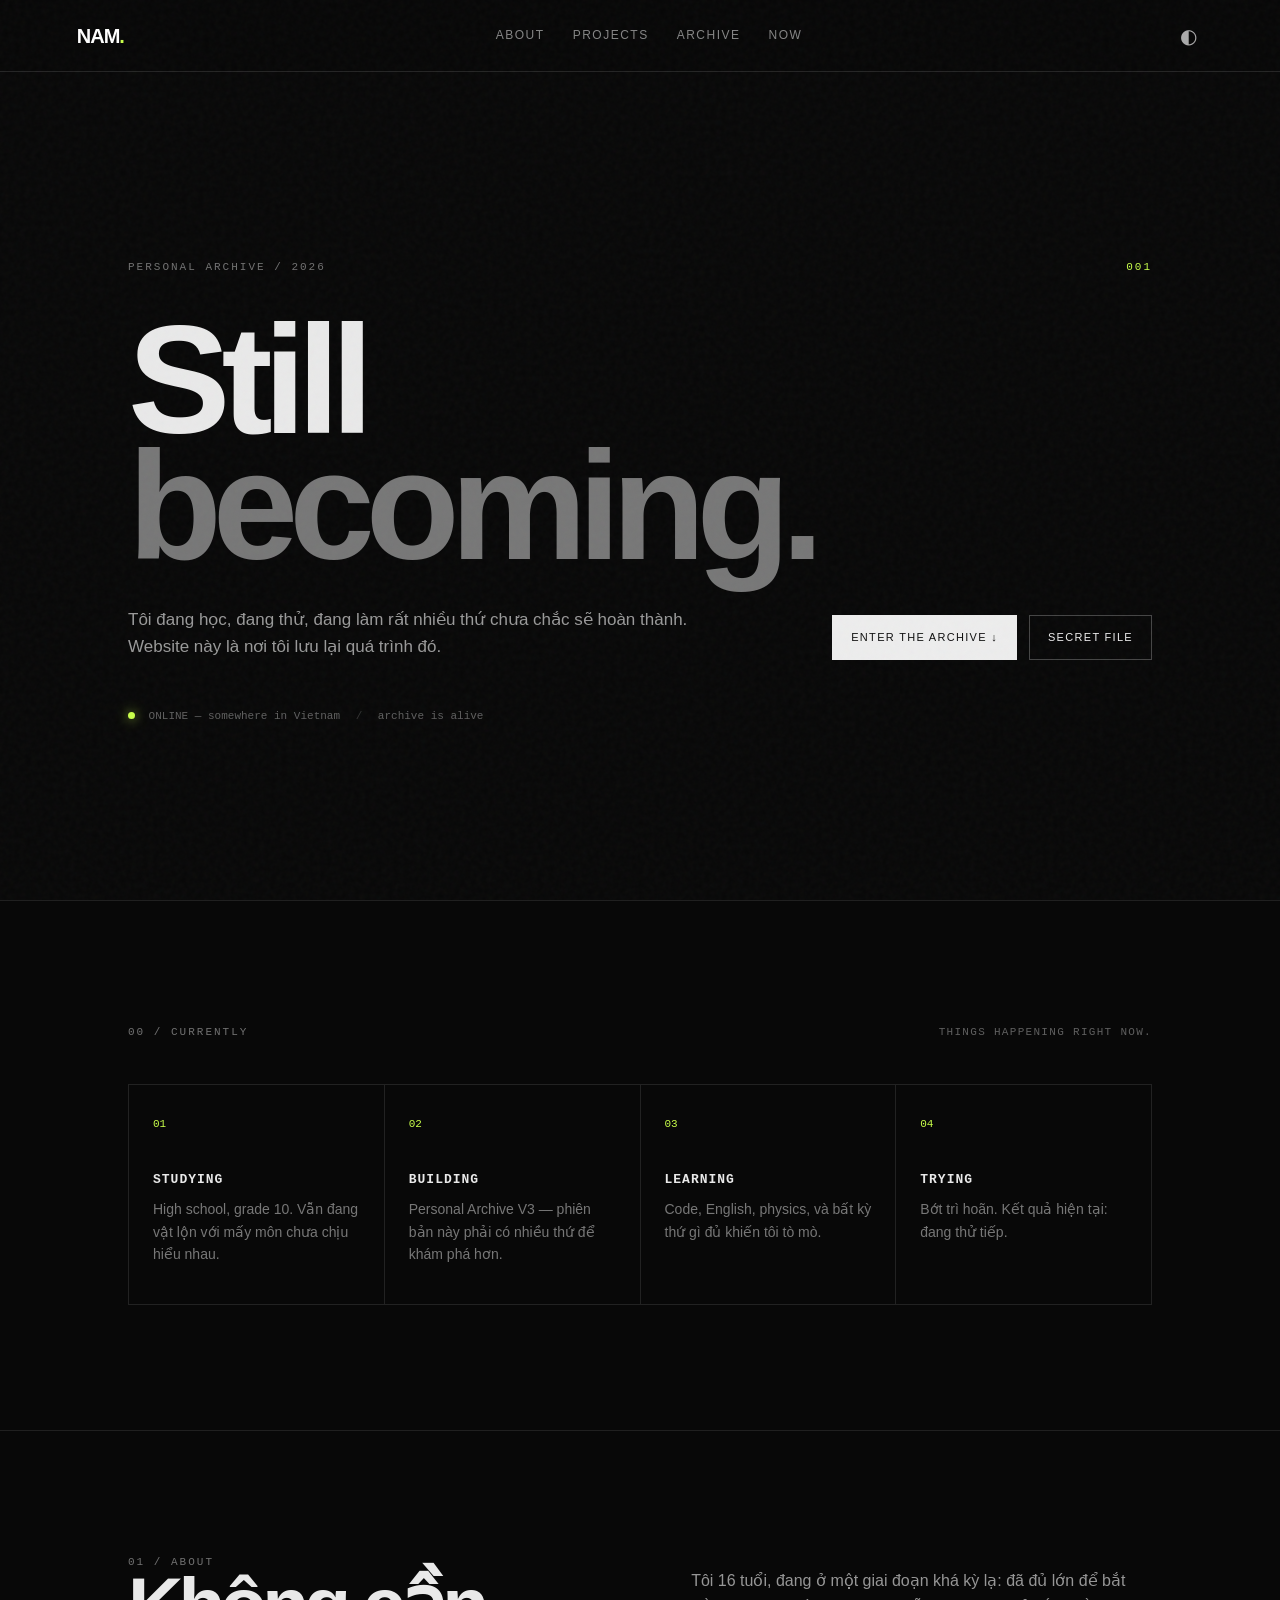
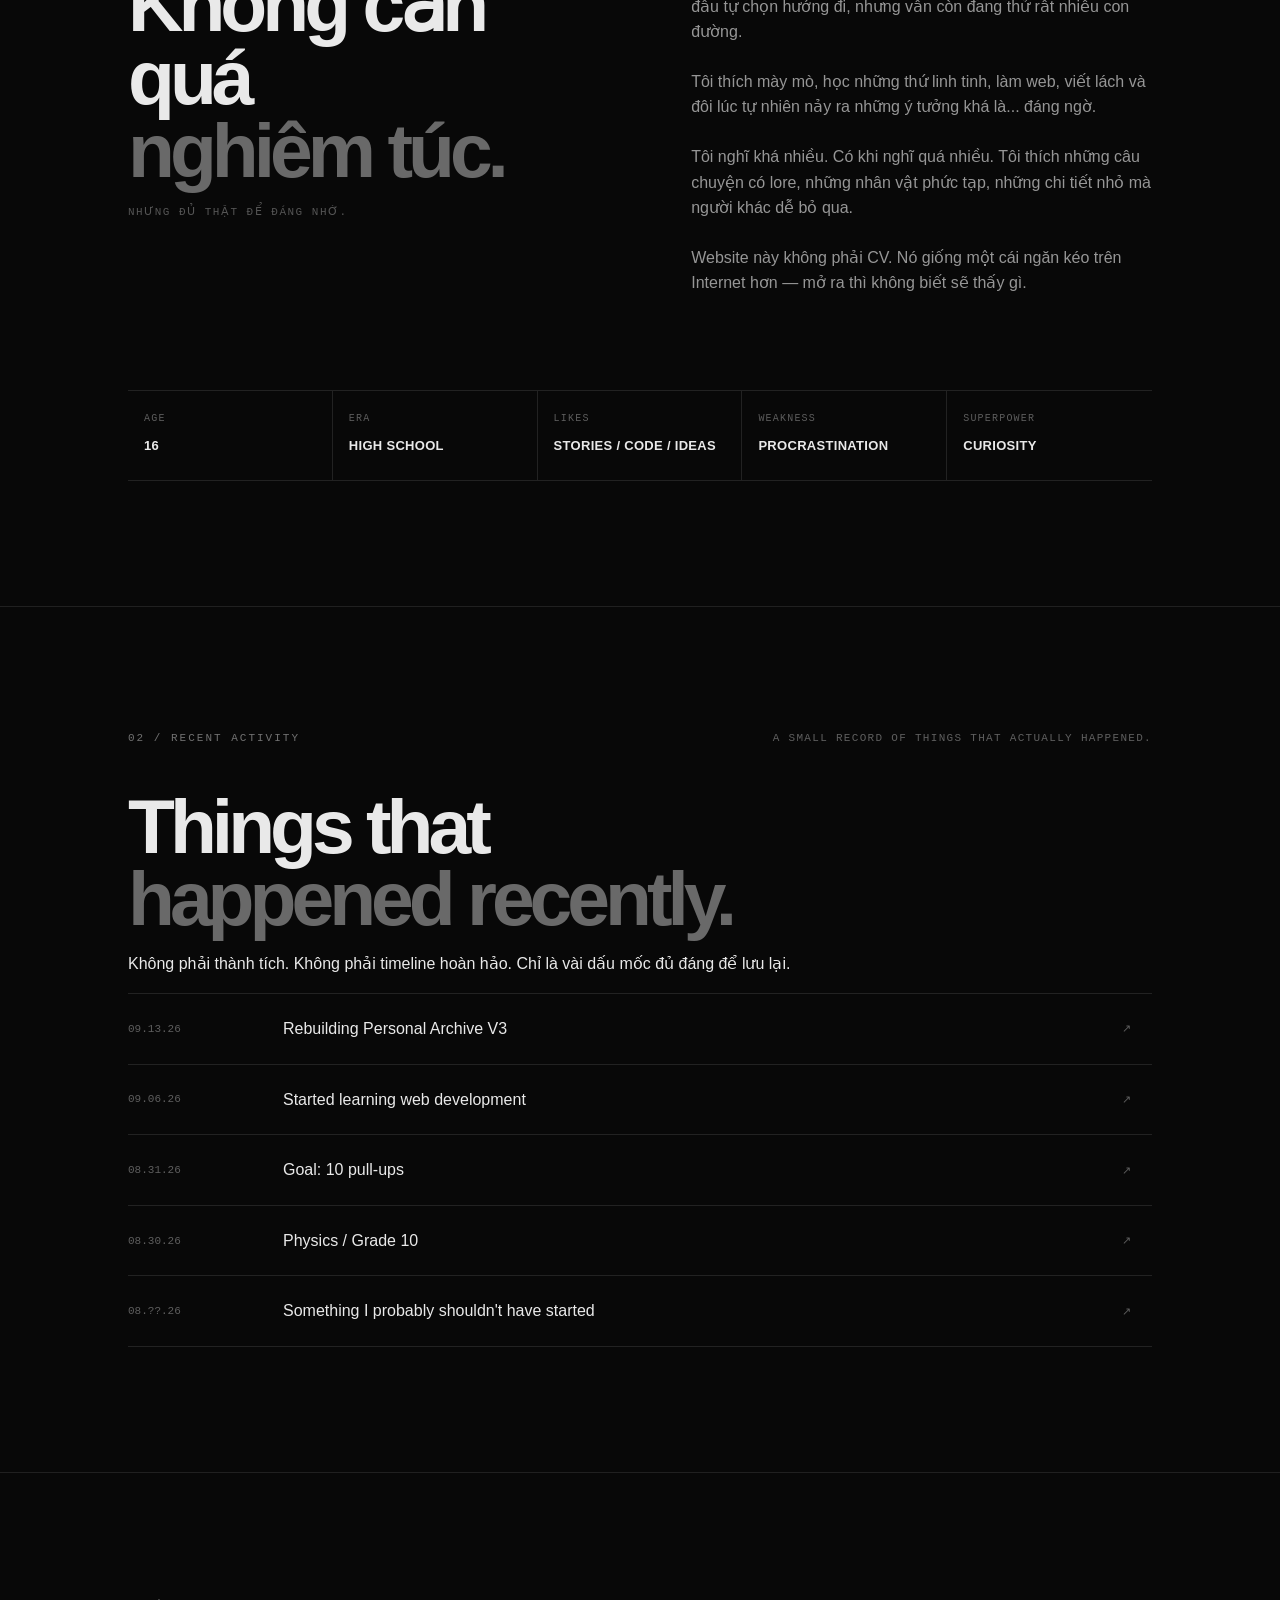
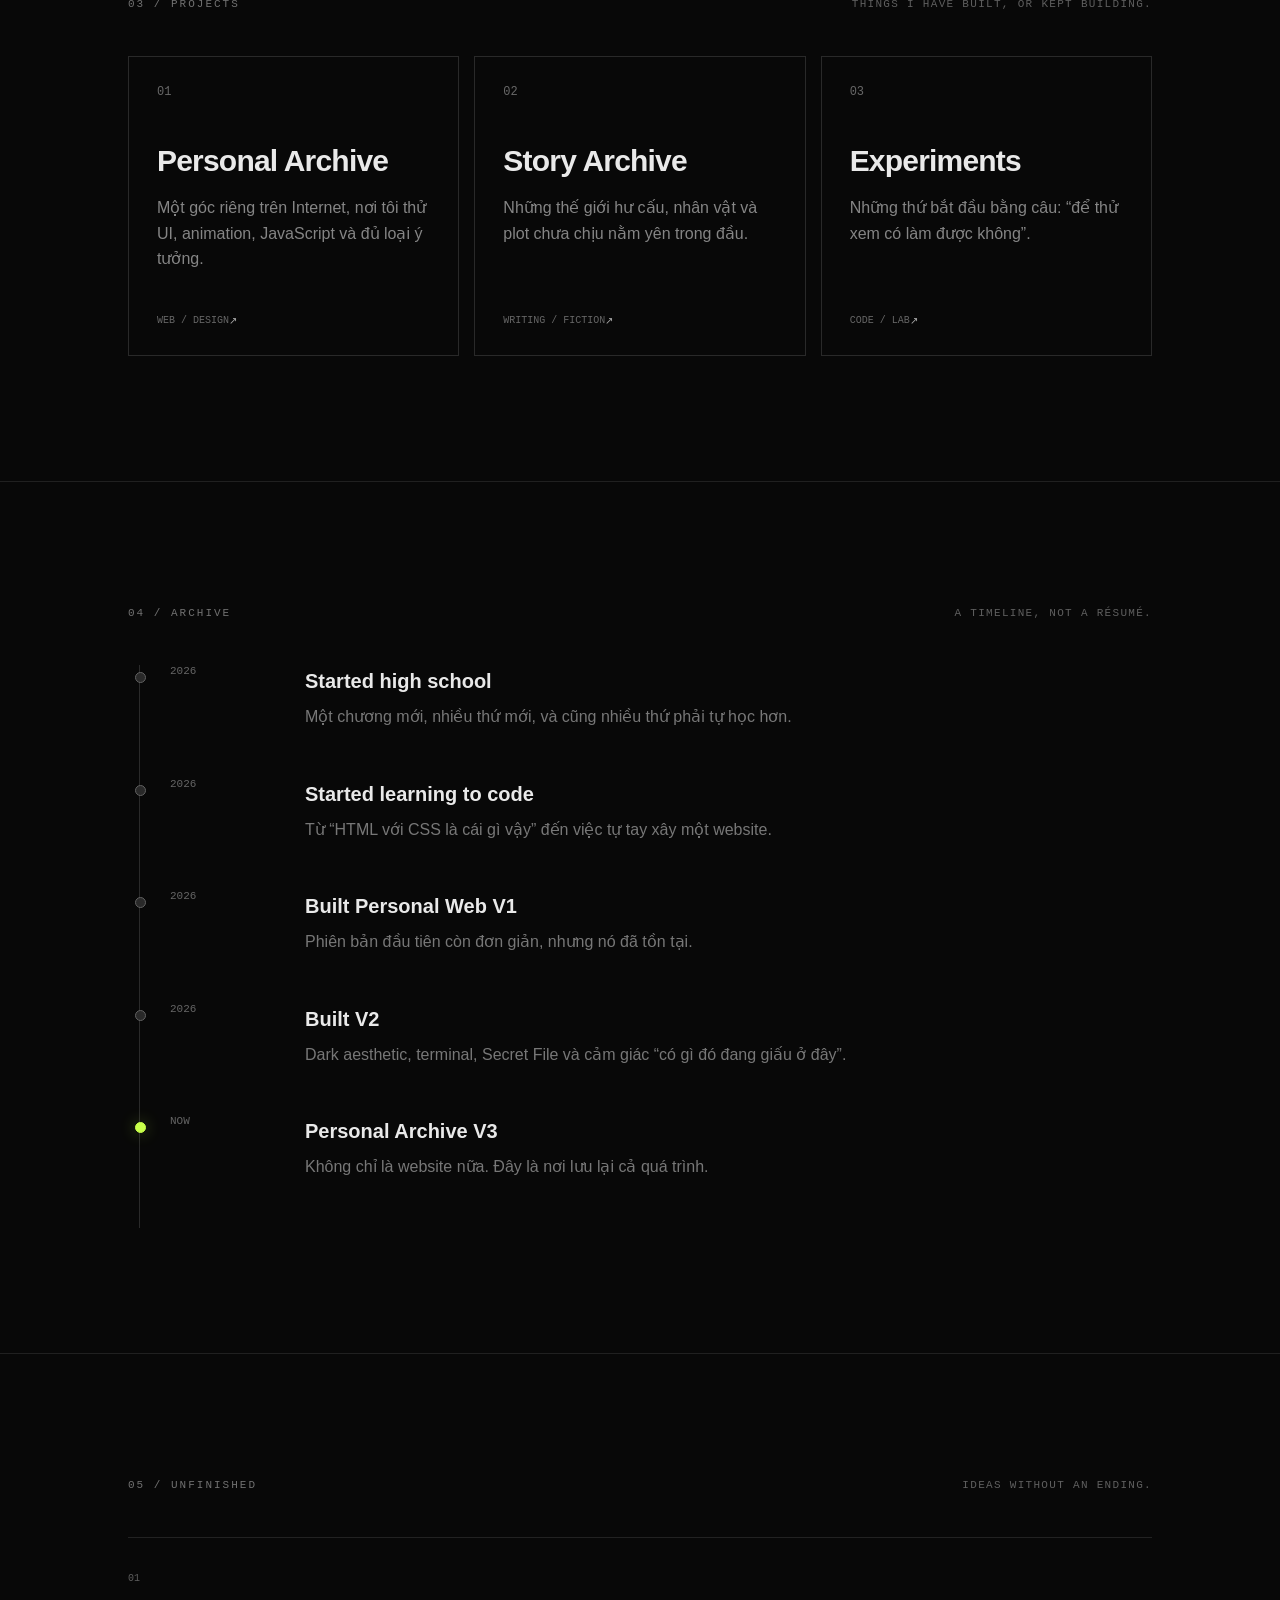
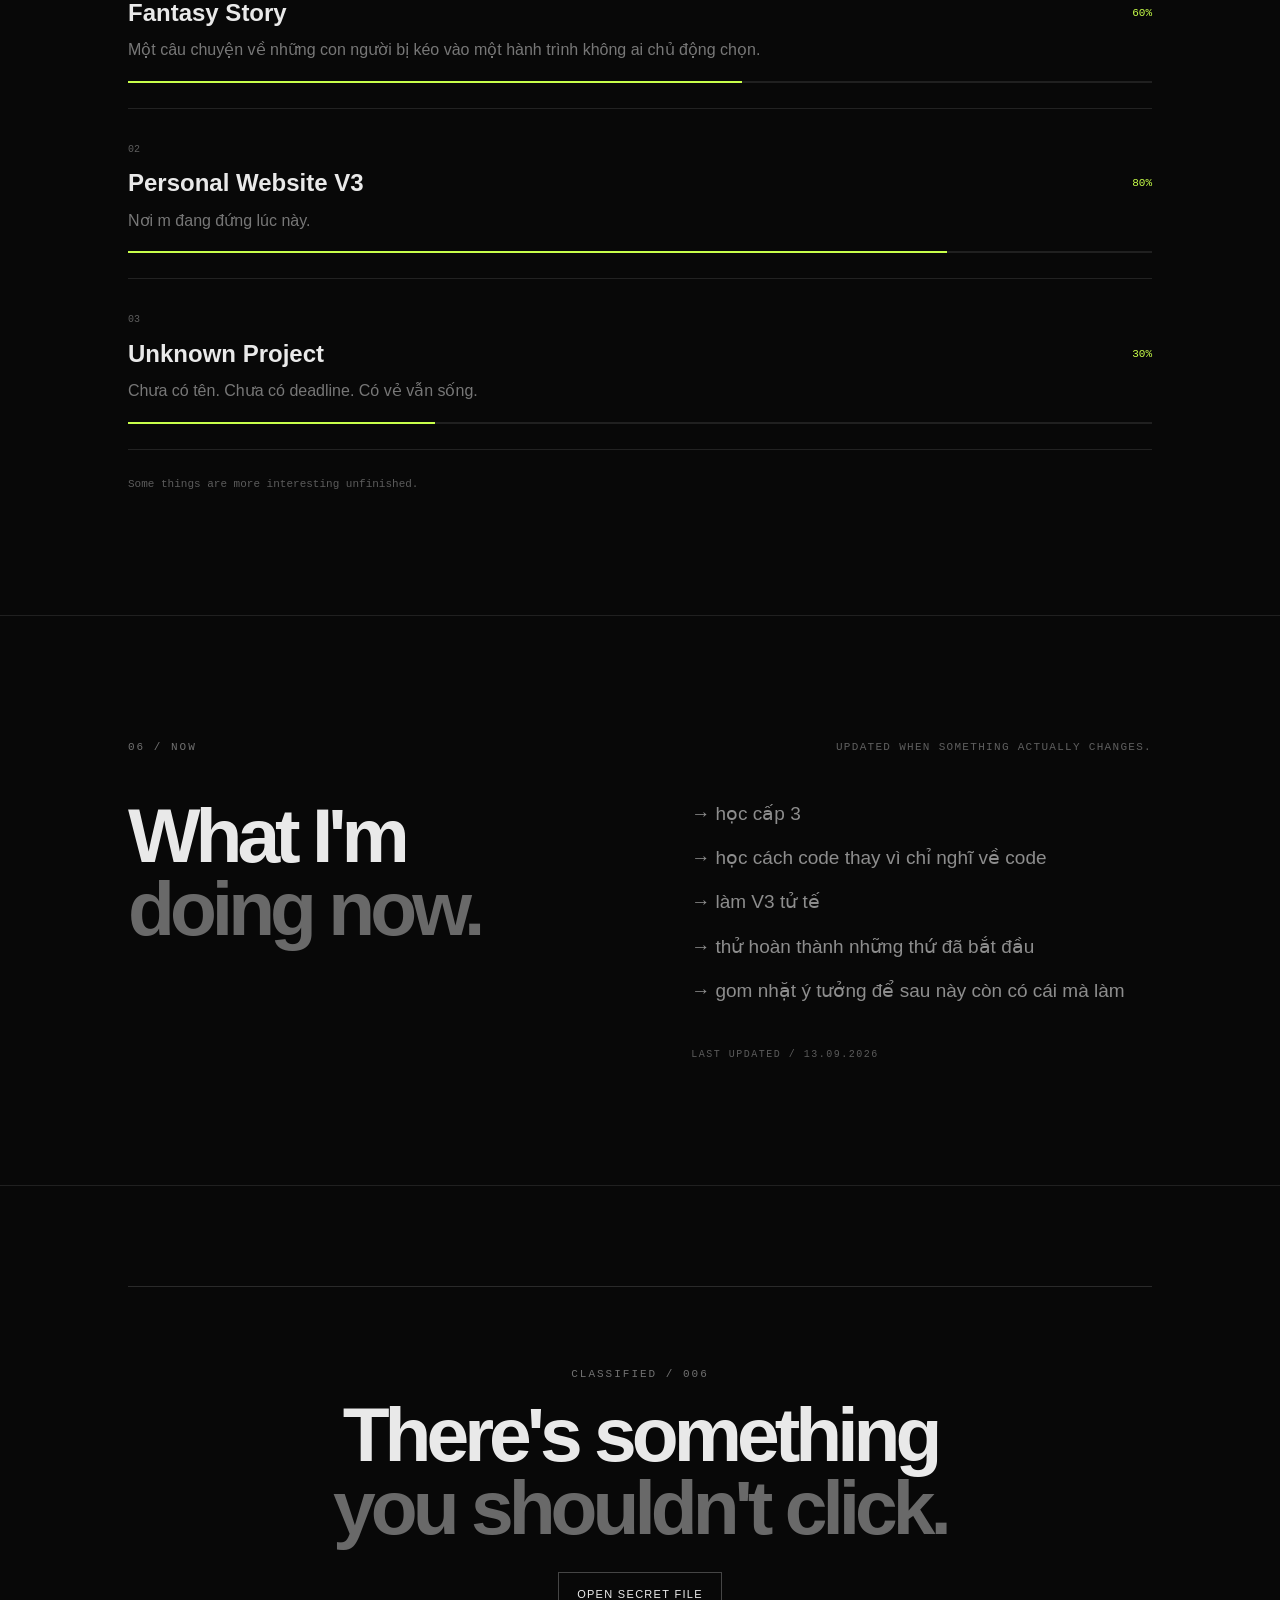
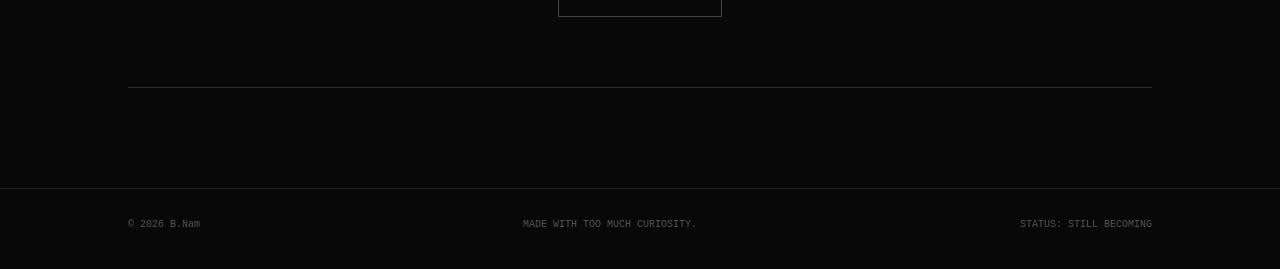
<file: index.html>
<!DOCTYPE html>
<html lang="vi">
<head>
  <script type="application/ld+json">
  {
    "@context":"https://schema.org",
    "@type":"Person",
    "name":"Nam",
    "url":"https://namtran-svs.github.io/bao-nam-web/"
  }
  </script>
  <meta charset="UTF-8">
  <meta name="viewport" content="width=device-width, initial-scale=1.0">
  <title>Nam — Personal Archive</title>
  <meta name="description" content="Góc nhỏ trên Internet của Nam — nơi tôi lưu lại những thứ mình làm, thích và đang khám phá.">
  <meta name="robots" content="index, follow">
  <meta property="og:title" content="Nam — Personal Archive">
  <meta property="og:description" content="Góc nhỏ trên Internet của Nam — nơi tôi lưu lại những thứ mình làm, thích và đang khám phá.">
  <meta property="og:type" content="website">
  <link rel="canonical" href="https://namtran-svs.github.io/bao-nam-web/">
  <link rel="stylesheet" href="style.css">
</head>
<body>
  <div class="noise"></div>
  <header>
    <a class="logo" href="#top" aria-label="Về đầu trang">NAM<span>.</span></a>
    <nav aria-label="Điều hướng chính">
      <a href="#about">About</a>
      <a href="#projects">Projects</a>
      <a href="#archive">Archive</a>
      <a href="#now">Now</a>
    </nav>
    <button id="themeBtn" aria-label="Đổi giao diện" title="Đổi giao diện">◐</button>
  </header>

  <main id="top">
    <section class="hero section-pad reveal-on-load">
      <div class="hero-meta">
        <p class="eyebrow">PERSONAL ARCHIVE / 2026</p>
        <span class="hero-index">001</span>
      </div>
      <h1>Still<br><span>becoming.</span></h1>
      <div class="hero-bottom">
        <p class="intro">Tôi đang học, đang thử, đang làm rất nhiều thứ chưa chắc sẽ hoàn thành. Website này là nơi tôi lưu lại quá trình đó.</p>
        <div class="actions">
          <a class="btn primary" href="#about">ENTER THE ARCHIVE ↓</a>
          <button class="btn ghost" id="secretBtn">SECRET FILE</button>
        </div>
      </div>
      <div class="status"><i></i> ONLINE — somewhere in Vietnam <span>/</span> archive is alive</div>
    </section>

    <section class="section reveal" id="currently">
      <div class="section-head">
        <div class="section-label">00 / CURRENTLY</div>
        <p class="section-note">Things happening right now.</p>
      </div>
      <div class="currently-grid">
        <article class="currently-item"><span>01</span><h3>STUDYING</h3><p>High school, grade 10. Vẫn đang vật lộn với mấy môn chưa chịu hiểu nhau.</p></article>
        <article class="currently-item"><span>02</span><h3>BUILDING</h3><p>Personal Archive V3 — phiên bản này phải có nhiều thứ để khám phá hơn.</p></article>
        <article class="currently-item"><span>03</span><h3>LEARNING</h3><p>Code, English, physics, và bất kỳ thứ gì đủ khiến tôi tò mò.</p></article>
        <article class="currently-item"><span>04</span><h3>TRYING</h3><p>Bớt trì hoãn. Kết quả hiện tại: đang thử tiếp.</p></article>
      </div>
    </section>

    <section id="about" class="section reveal">
      <div class="section-label">01 / ABOUT</div>
      <div class="about-grid">
        <div>
          <h2>Không cần quá<br><em>nghiêm túc.</em></h2>
          <p class="big-caption">Nhưng đủ thật để đáng nhớ.</p>
        </div>
        <div class="copy">
          <p>Tôi 16 tuổi, đang ở một giai đoạn khá kỳ lạ: đã đủ lớn để bắt đầu tự chọn hướng đi, nhưng vẫn còn đang thử rất nhiều con đường.</p>
          <p>Tôi thích mày mò, học những thứ linh tinh, làm web, viết lách và đôi lúc tự nhiên nảy ra những ý tưởng khá là... đáng ngờ.</p>
          <p>Tôi nghĩ khá nhiều. Có khi nghĩ quá nhiều. Tôi thích những câu chuyện có lore, những nhân vật phức tạp, những chi tiết nhỏ mà người khác dễ bỏ qua.</p>
          <p>Website này không phải CV. Nó giống một cái ngăn kéo trên Internet hơn — mở ra thì không biết sẽ thấy gì.</p>
        </div>
      </div>
      <div class="facts-grid">
        <div class="fact"><span>AGE</span><strong>16</strong></div>
        <div class="fact"><span>ERA</span><strong>HIGH SCHOOL</strong></div>
        <div class="fact"><span>LIKES</span><strong>STORIES / CODE / IDEAS</strong></div>
        <div class="fact"><span>WEAKNESS</span><strong>PROCRASTINATION</strong></div>
        <div class="fact"><span>SUPERPOWER</span><strong>CURIOSITY</strong></div>
      </div>
    </section>

    <section id="activity" class="section reveal">
      <div class="section-head">
        <div class="section-label">02 / RECENT ACTIVITY</div>
        <p class="section-note">A small record of things that actually happened.</p>
      </div>

      <div class="activity-intro">
        <h2>Things that<br><em>happened recently.</em></h2>
        <p>Không phải thành tích. Không phải timeline hoàn hảo. Chỉ là vài dấu mốc đủ đáng để lưu lại.</p>
      </div>

      <div class="activity-list">
        <button class="activity-row" data-modal-title="Personal Archive V3" data-modal-kicker="13.09.26 / BUILD" data-modal-text="Bắt đầu phiên bản V3: nhiều nội dung hơn, nhiều lớp khám phá hơn, và bớt cảm giác như một landing page trống. Website bắt đầu được xem như một archive thật sự.">
          <span>09.13.26</span><strong>Rebuilding Personal Archive V3</strong><em>↗</em>
        </button>

        <button class="activity-row" data-modal-title="Learning web development" data-modal-kicker="09.06.26 / LEARN" data-modal-text="Bắt đầu hiểu HTML, CSS và JavaScript từ những thứ rất cơ bản. Ban đầu HTML đã đủ rối. CSS còn rối hơn. Nhưng rồi từng chút một, mọi thứ bắt đầu có hình hài.">
          <span>09.06.26</span><strong>Started learning web development</strong><em>↗</em>
        </button>

        <button class="activity-row" data-modal-title="A small training goal" data-modal-kicker="08.31.26 / PERSONAL" data-modal-text="Mục tiêu mùa hè là 10 pull-ups. Mốc hiện tại: 7. Chưa tới đích. Vẫn đang thử tiếp.">
          <span>08.31.26</span><strong>Goal: 10 pull-ups</strong><em>↗</em>
        </button>

        <button class="activity-row" data-modal-title="Physics / Grade 10" data-modal-kicker="08.30.26 / STUDY" data-modal-text="Một ngày bình thường với dao động, năng lượng, động lượng và vô số câu hỏi kiểu: tại sao nó lại ra đáp án này?">
          <span>08.30.26</span><strong>Physics / Grade 10</strong><em>↗</em>
        </button>

        <button class="activity-row classified-row" data-modal-title="Something unnamed" data-modal-kicker="CLASSIFIED / ???" data-modal-text="Có một ý tưởng đã xuất hiện. Chưa có tên. Chưa có kế hoạch. Tạm thời cứ để nó nằm đây.">
          <span>08.??.26</span><strong>Something I probably shouldn't have started</strong><em>↗</em>
        </button>
      </div>
    </section>

    <section id="projects" class="section reveal">
      <div class="section-head">
        <div class="section-label">03 / PROJECTS</div>
        <p class="section-note">Things I have built, or kept building.</p>
      </div>
      <div class="cards project-grid">
        <button class="card project-card" data-modal-title="Personal Archive V3" data-modal-kicker="WEB / CURRENT" data-modal-text="Một personal website được xây như một archive đang sống: có about, activity, timeline, unfinished ideas và secret system.">
          <span>01</span><h3>Personal Archive</h3><p>Một góc riêng trên Internet, nơi tôi thử UI, animation, JavaScript và đủ loại ý tưởng.</p><b>WEB / DESIGN <i>↗</i></b>
        </button>
        <button class="card project-card" data-modal-title="Story Archive" data-modal-kicker="WRITING / FICTION" data-modal-text="Những nhân vật, thế giới và câu chuyện xuất hiện vào những lúc tôi muốn viết. Một vài thứ vẫn đang dang dở.">
          <span>02</span><h3>Story Archive</h3><p>Những thế giới hư cấu, nhân vật và plot chưa chịu nằm yên trong đầu.</p><b>WRITING / FICTION <i>↗</i></b>
        </button>
        <button class="card project-card" data-modal-title="Experiments" data-modal-kicker="CODE / LAB" data-modal-text="Các thử nghiệm nhỏ: hiệu ứng, JavaScript, giao diện, mini tools và những ý tưởng chưa có tên.">
          <span>03</span><h3>Experiments</h3><p>Những thứ bắt đầu bằng câu: “để thử xem có làm được không”.</p><b>CODE / LAB <i>↗</i></b>
        </button>
      </div>
    </section>

    <section id="archive" class="section archive reveal">
      <div class="section-head">
        <div class="section-label">04 / ARCHIVE</div>
        <p class="section-note">A timeline, not a résumé.</p>
      </div>
      <div class="timeline">
        <article class="timeline-item"><span class="timeline-date">2026</span><div><h3>Started high school</h3><p>Một chương mới, nhiều thứ mới, và cũng nhiều thứ phải tự học hơn.</p></div></article>
        <article class="timeline-item"><span class="timeline-date">2026</span><div><h3>Started learning to code</h3><p>Từ “HTML với CSS là cái gì vậy” đến việc tự tay xây một website.</p></div></article>
        <article class="timeline-item"><span class="timeline-date">2026</span><div><h3>Built Personal Web V1</h3><p>Phiên bản đầu tiên còn đơn giản, nhưng nó đã tồn tại.</p></div></article>
        <article class="timeline-item"><span class="timeline-date">2026</span><div><h3>Built V2</h3><p>Dark aesthetic, terminal, Secret File và cảm giác “có gì đó đang giấu ở đây”.</p></div></article>
        <article class="timeline-item current"><span class="timeline-date">NOW</span><div><h3>Personal Archive V3</h3><p>Không chỉ là website nữa. Đây là nơi lưu lại cả quá trình.</p></div></article>
      </div>
    </section>

    <section id="unfinished" class="section reveal">
      <div class="section-head">
        <div class="section-label">05 / UNFINISHED</div>
        <p class="section-note">Ideas without an ending.</p>
      </div>
      <div class="unfinished-list">
        <article class="unfinished-item"><div><span>01</span><h3>Fantasy Story</h3><p>Một câu chuyện về những con người bị kéo vào một hành trình không ai chủ động chọn.</p></div><strong>60%</strong><div class="progress"><i style="width:60%"></i></div></article>
        <article class="unfinished-item"><div><span>02</span><h3>Personal Website V3</h3><p>Nơi m đang đứng lúc này.</p></div><strong>80%</strong><div class="progress"><i style="width:80%"></i></div></article>
        <article class="unfinished-item"><div><span>03</span><h3>Unknown Project</h3><p>Chưa có tên. Chưa có deadline. Có vẻ vẫn sống.</p></div><strong>30%</strong><div class="progress"><i style="width:30%"></i></div></article>
      </div>
      <p class="unfinished-note">Some things are more interesting unfinished.</p>
    </section>

    <section id="now" class="section reveal">
      <div class="section-head">
        <div class="section-label">06 / NOW</div>
        <p class="section-note">Updated when something actually changes.</p>
      </div>
      <div class="now-grid">
        <div>
          <h2>What I'm<br><em>doing now.</em></h2>
        </div>
        <div class="now-copy">
          <p>→ học cấp 3</p>
          <p>→ học cách code thay vì chỉ nghĩ về code</p>
          <p>→ làm V3 tử tế</p>
          <p>→ thử hoàn thành những thứ đã bắt đầu</p>
          <p>→ gom nhặt ý tưởng để sau này còn có cái mà làm</p>
          <div class="updated">LAST UPDATED / 13.09.2026</div>
        </div>
      </div>
    </section>

    <section class="section secret-section reveal">
      <div class="secret-line"></div>
      <div class="secret-content">
        <p class="eyebrow">CLASSIFIED / 006</p>
        <h2>There's something<br><em>you shouldn't click.</em></h2>
        <button class="btn ghost secret-large" id="secretBtnBottom">OPEN SECRET FILE</button>
      </div>
      <div class="secret-line"></div>
    </section>
  </main>

  <footer>
    <span>© 2026 B.Nam</span>
    <span>MADE WITH TOO MUCH CURIOSITY.</span>
    <span>STATUS: STILL BECOMING</span>
  </footer>

  <div class="modal" id="modal" aria-hidden="true">
    <div class="modal-box" role="dialog" aria-modal="true" aria-labelledby="modalTitle">
      <button class="close" id="closeModal" aria-label="Đóng">×</button>
      <p class="eyebrow" id="modalKicker">CLASSIFIED</p>
      <h2 id="modalTitle">ACCESS GRANTED.</h2>
      <p id="modalText">Không có gì đâu :)))</p>
      <div class="fake-code" id="modalCode">USER: VISITOR<br>LEVEL: CURIOUS<br>STATUS: <strong>WELCOME</strong></div>
    </div>
  </div>

  <script src="script.js"></script>
</body>
</html>
</file>
<file: style.css>
*{box-sizing:border-box}html{scroll-behavior:smooth}body{margin:0;background:#080808;color:#e9e9e9;font-family:Arial,Helvetica,sans-serif;line-height:1.6;overflow-x:hidden}button,a{font:inherit}.noise{position:fixed;inset:0;pointer-events:none;opacity:.035;background-image:url("data:image/svg+xml,%3Csvg viewBox='0 0 180 180' xmlns='http://www.w3.org/2000/svg'%3E%3Cfilter id='n'%3E%3CfeTurbulence type='fractalNoise' baseFrequency='.9' numOctaves='3' stitchTiles='stitch'/%3E%3C/filter%3E%3Crect width='100%25' height='100%25' filter='url(%23n)'/%3E%3C/svg%3E");z-index:50}::selection{background:#c8ff4a;color:#080808}header{height:72px;display:flex;align-items:center;justify-content:space-between;padding:0 6vw;border-bottom:1px solid #242424;position:sticky;top:0;background:rgba(8,8,8,.82);backdrop-filter:blur(14px);z-index:40}.logo{color:#fff;text-decoration:none;font-weight:900;font-size:20px;letter-spacing:-1px}.logo span{color:#c8ff4a}nav{display:flex;gap:28px}nav a{color:#858585;text-decoration:none;font-size:12px;text-transform:uppercase;letter-spacing:1.5px;transition:.2s}nav a:hover{color:#fff}#themeBtn{background:none;border:0;color:#aaa;font-size:20px;cursor:pointer;transition:.2s}#themeBtn:hover{color:#c8ff4a;transform:rotate(20deg)}.section-pad{padding:0 10vw}.hero{min-height:calc(100vh - 72px);display:flex;flex-direction:column;justify-content:center;max-width:1350px;margin:auto;padding-top:8vh;padding-bottom:8vh}.hero-meta{display:flex;align-items:center;justify-content:space-between}.eyebrow,.section-label,.hero-index{font:11px monospace;letter-spacing:2px;color:#717171}.hero-index{color:#c8ff4a}.hero h1{font-size:clamp(72px,12vw,170px);line-height:.82;letter-spacing:-9px;margin:34px 0 36px;max-width:1000px}.hero h1 span{color:#777}.hero-bottom{display:grid;grid-template-columns:minmax(280px,610px) 1fr;gap:7vw;align-items:end}.intro{max-width:610px;color:#999;font-size:17px;margin:0}.actions{display:flex;gap:12px;flex-wrap:wrap;justify-content:flex-end}.btn{padding:13px 18px;border:1px solid #454545;text-decoration:none;font-size:11px;letter-spacing:1.3px;text-transform:uppercase;cursor:pointer;transition:.22s}.btn.primary{background:#ededed;color:#101010;border-color:#ededed}.btn.ghost{background:transparent;color:#eee}.btn:hover{transform:translateY(-2px);border-color:#c8ff4a}.status{margin-top:50px;font:11px monospace;color:#5f5f5f}.status i{display:inline-block;width:7px;height:7px;background:#c8ff4a;border-radius:50%;margin-right:7px;box-shadow:0 0 12px rgba(200,255,74,.8)}.status span{margin:0 9px;color:#333}.section{padding:125px 10vw;border-top:1px solid #202020}.section-head{display:flex;justify-content:space-between;align-items:end;gap:20px;margin-bottom:46px}.section-note{margin:0;color:#5f5f5f;font:11px monospace;text-transform:uppercase;letter-spacing:1.3px}.about-grid{display:grid;grid-template-columns:1fr 1fr;gap:8vw}.section h2{font-size:clamp(42px,6vw,82px);line-height:.95;margin:0;letter-spacing:-5px}.section h2 em{color:#696969;font-style:normal}.big-caption{margin:18px 0 0;color:#555;font:11px monospace;text-transform:uppercase;letter-spacing:1.5px}.copy{color:#969696;max-width:610px}.copy p{margin:0 0 24px}.facts-grid{display:grid;grid-template-columns:repeat(5,1fr);border-top:1px solid #222;border-bottom:1px solid #222;margin-top:70px}.fact{padding:22px 16px;border-right:1px solid #222}.fact:last-child{border-right:0}.fact span{display:block;color:#5d5d5d;font:10px monospace;letter-spacing:1.2px;margin-bottom:8px}.fact strong{font-size:13px;letter-spacing:.3px}.currently-grid{display:grid;grid-template-columns:repeat(4,1fr);border-top:1px solid #222;border-left:1px solid #222}.currently-item{min-height:220px;padding:24px;border-right:1px solid #222;border-bottom:1px solid #222;transition:.25s}.currently-item:hover{background:#0d0d0d;transform:translateY(-3px)}.currently-item span,.currently-item h3{font-family:monospace}.currently-item span{color:#c8ff4a;font-size:11px}.currently-item h3{font-size:13px;letter-spacing:1px;margin:35px 0 8px}.currently-item p{color:#777;font-size:14px;margin:0}.activity-list{border-top:1px solid #222}.activity-row{width:100%;display:grid;grid-template-columns:140px 1fr 30px;align-items:center;gap:15px;text-align:left;background:none;color:inherit;border:0;border-bottom:1px solid #222;padding:22px 0;cursor:pointer}.activity-row span,.activity-row em{font:11px monospace;color:#5e5e5e;font-style:normal}.activity-row strong{font-size:16px;font-weight:500}.activity-row:hover strong{color:#c8ff4a}.activity-row:hover em{color:#c8ff4a}.cards{display:grid;grid-template-columns:repeat(3,1fr);gap:15px}.card{appearance:none;border:1px solid #292929;background:transparent;color:inherit;padding:28px;min-height:300px;display:flex;flex-direction:column;text-align:left;transition:.25s;cursor:pointer}.card:hover{border-color:#5d5d5d;transform:translateY(-6px);background:#0c0c0c}.card span{font:12px monospace;color:#686868}.card h3{font-size:30px;letter-spacing:-.8px;margin:38px 0 10px}.card p{color:#858585;margin:0}.card b{font:10px monospace;color:#666;margin-top:auto;display:flex;justify-content:space-between}.card b i{font-style:normal;color:#aaa}.timeline{position:relative;margin-left:11px;border-left:1px solid #2a2a2a}.timeline-item{display:grid;grid-template-columns:110px 1fr;gap:25px;padding:0 0 48px 30px;position:relative}.timeline-item:before{content:"";position:absolute;left:-5px;top:7px;width:9px;height:9px;border-radius:50%;background:#292929;border:1px solid #626262}.timeline-item.current:before{background:#c8ff4a;border-color:#c8ff4a;box-shadow:0 0 16px rgba(200,255,74,.32)}.timeline-date{font:11px monospace;color:#656565}.timeline-item h3{margin:0 0 7px;font-size:20px}.timeline-item p{margin:0;color:#777;max-width:700px}.unfinished-list{border-top:1px solid #222}.unfinished-item{display:grid;grid-template-columns:1fr 70px;gap:18px;padding:25px 0;border-bottom:1px solid #222;position:relative}.unfinished-item span{font:10px monospace;color:#5d5d5d}.unfinished-item h3{margin:5px 0 5px;font-size:24px}.unfinished-item p{margin:0;color:#777}.unfinished-item>strong{align-self:center;text-align:right;color:#c8ff4a;font:11px monospace}.progress{grid-column:1/-1;height:2px;background:#202020;overflow:hidden}.progress i{display:block;height:100%;background:#c8ff4a}.unfinished-note{margin:28px 0 0;color:#5c5c5c;font:11px monospace}.now-grid{display:grid;grid-template-columns:1fr 1fr;gap:8vw}.now-copy{max-width:620px}.now-copy p{font-size:19px;color:#8d8d8d;margin:0 0 14px}.updated{margin-top:42px;color:#5b5b5b;font:10px monospace;letter-spacing:1.5px}.secret-section{padding-top:100px;padding-bottom:100px}.secret-line{height:1px;background:#2a2a2a}.secret-content{text-align:center;padding:70px 20px}.secret-content h2{margin:18px 0 28px}.secret-large{display:inline-block}.modal{position:fixed;inset:0;background:rgba(0,0,0,.87);display:grid;place-items:center;z-index:100;padding:20px;opacity:0;visibility:hidden;transition:opacity .2s ease,visibility .2s ease}.modal.show{opacity:1;visibility:visible}.modal-box{max-width:620px;width:100%;border:1px solid #515151;background:#0c0c0c;padding:46px;position:relative;box-shadow:0 30px 100px rgba(0,0,0,.55);transform:translateY(15px) scale(.98);transition:.22s}.modal.show .modal-box{transform:none}.modal-box h2{font-size:clamp(35px,7vw,58px);letter-spacing:-2px;line-height:.95;margin:12px 0 18px}.modal-box p{color:#999}.close{position:absolute;right:15px;top:10px;background:none;border:0;color:#777;font-size:28px;cursor:pointer}.close:hover{color:#c8ff4a}.fake-code{border:1px solid #292929;padding:18px;font:12px monospace;line-height:2;color:#777}.fake-code strong{color:#c8ff4a}footer{padding:30px 10vw;border-top:1px solid #222;display:flex;justify-content:space-between;gap:18px;flex-wrap:wrap;color:#555;font:10px monospace}body.light{background:#f3f3f0;color:#111}body.light header{background:rgba(243,243,240,.84);border-color:#ddd}body.light nav a,body.light .intro,body.light .copy,body.light .currently-item p,body.light .activity-row span,body.light .section-note,body.light .timeline-item p,body.light .unfinished-item p,body.light .status,body.light .eyebrow,body.light .section-label{color:#666}body.light .section,body.light footer,body.light .activity-row,body.light .currently-grid,body.light .currently-item,body.light .facts-grid,body.light .fact,body.light .timeline{border-color:#ddd}body.light .currently-item:hover,body.light .card:hover{background:#ecece8}body.light .btn.primary{background:#111;color:#fff;border-color:#111}body.light .btn.ghost{color:#111;border-color:#bbb}body.light .card{border-color:#d8d8d4}body.light .card p,body.light .card b,body.light .fact span,body.light .timeline-date,body.light .unfinished-note,body.light .updated{color:#777}body.light .fact,body.light .currently-item{border-color:#ddd}body.light .progress{background:#ddd}body.light .modal-box{background:#fff;border-color:#bbb}body.light .modal{background:rgba(243,243,240,.88)}body.light .fake-code{border-color:#ddd}body.light .fake-code strong{color:#5c8c00}body.light ::selection{background:#c8ff4a;color:#111}.reveal{opacity:0;transform:translateY(25px);transition:opacity .7s ease,transform .7s ease}.reveal.visible{opacity:1;transform:none}.reveal-on-load{animation:heroIn .8s ease both}@keyframes heroIn{from{opacity:0;transform:translateY(18px)}to{opacity:1;transform:none}}@media(max-width:900px){.hero-bottom,.about-grid,.now-grid{grid-template-columns:1fr}.actions{justify-content:flex-start}.currently-grid{grid-template-columns:repeat(2,1fr)}.cards{grid-template-columns:1fr 1fr}.facts-grid{grid-template-columns:repeat(3,1fr)}.fact:nth-child(3){border-right:0}.fact:nth-child(n+4){border-top:1px solid #222}.activity-row{grid-template-columns:110px 1fr 20px}.section-head{align-items:flex-start;flex-direction:column;gap:8px}}@media(max-width:700px){header{padding:0 5vw}nav{display:none}.section-pad{padding-left:7vw;padding-right:7vw}.hero h1{letter-spacing:-5px}.hero{min-height:calc(100vh - 72px)}.section{padding-left:7vw;padding-right:7vw}.currently-grid,.cards{grid-template-columns:1fr}.facts-grid{grid-template-columns:1fr 1fr}.fact:nth-child(2){border-right:0}.fact:nth-child(3){border-right:1px solid #222}.fact:nth-child(n+3){border-top:1px solid #222}.activity-row{grid-template-columns:82px 1fr 15px}.activity-row strong{font-size:14px}.timeline-item{grid-template-columns:75px 1fr;gap:18px}.unfinished-item{grid-template-columns:1fr 55px}.unfinished-item h3{font-size:21px}.modal-box{padding:32px 24px}footer{padding:25px 7vw;flex-direction:column}.status{line-height:2}}@media (prefers-reduced-motion: reduce){html{scroll-behavior:auto}*,*:before,*:after{animation-duration:.01ms!important;animation-iteration-count:1!important;transition-duration:.01ms!important}}
</file>
